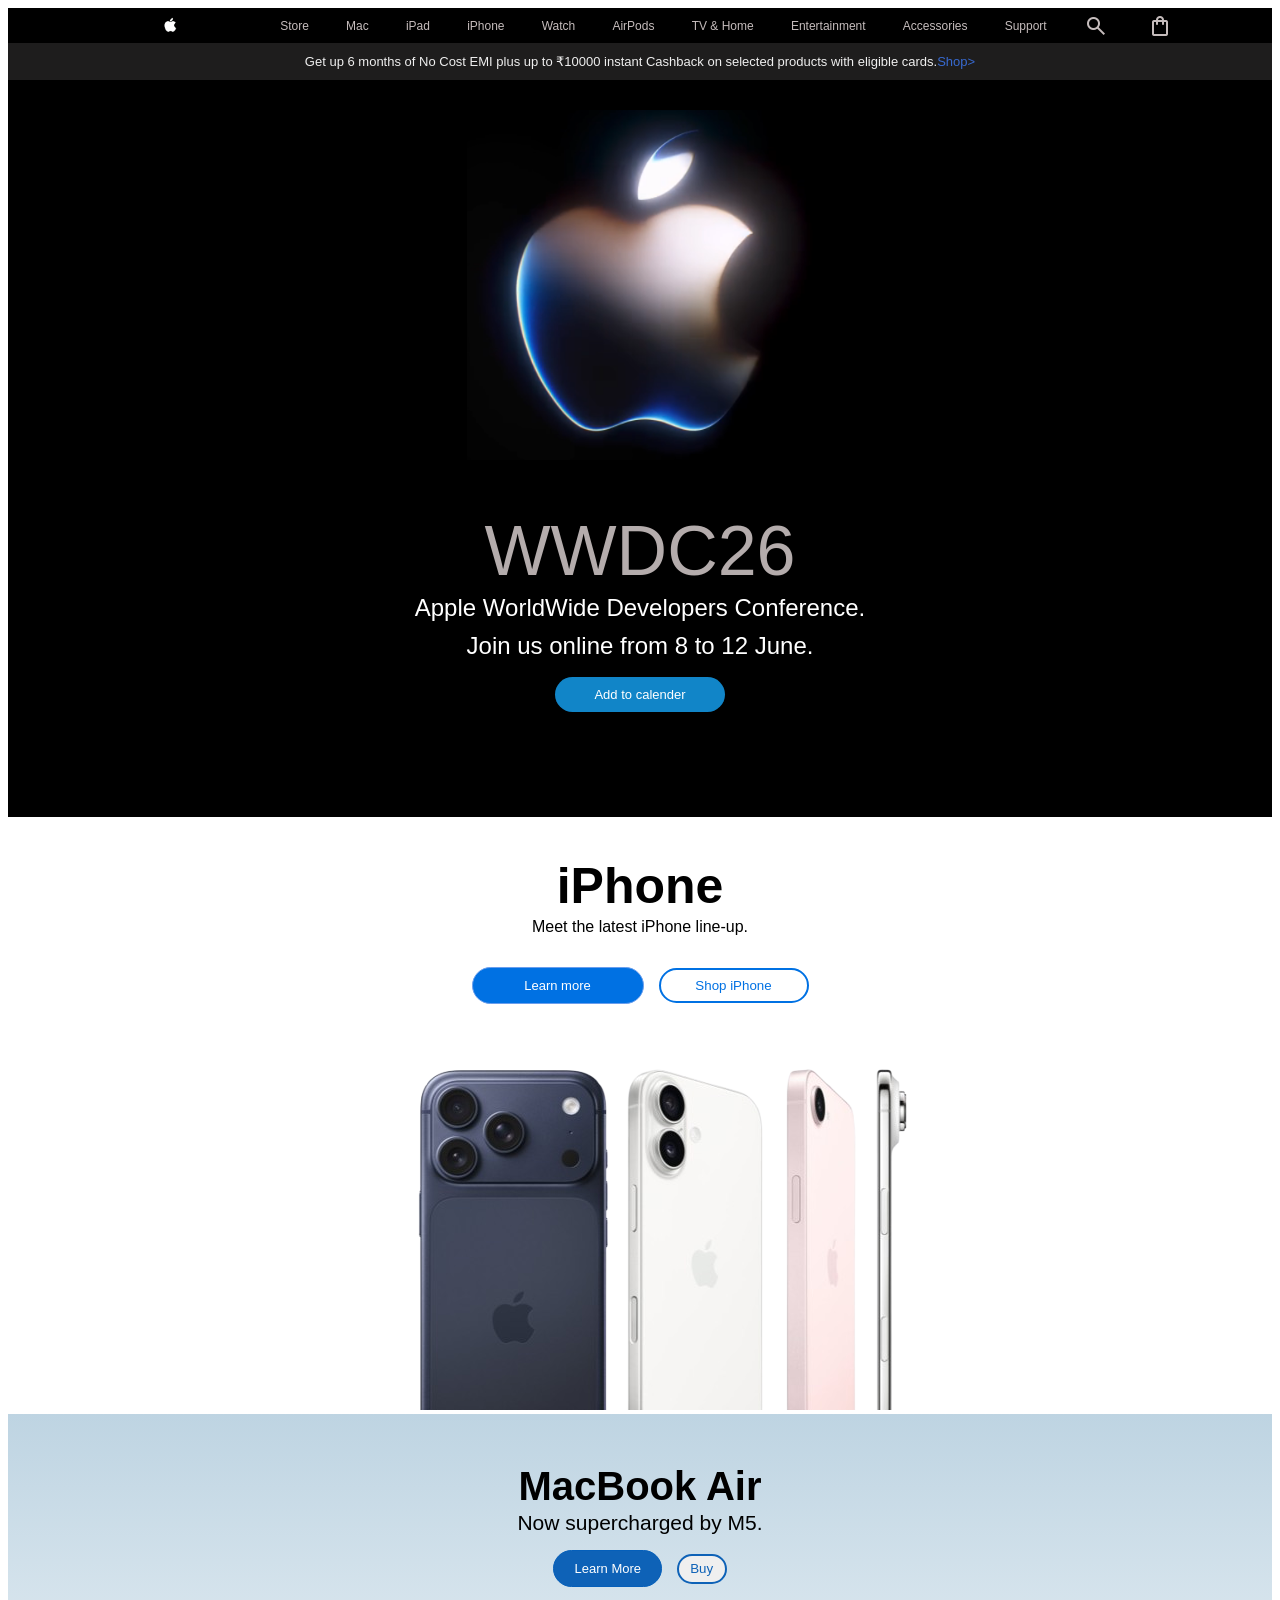
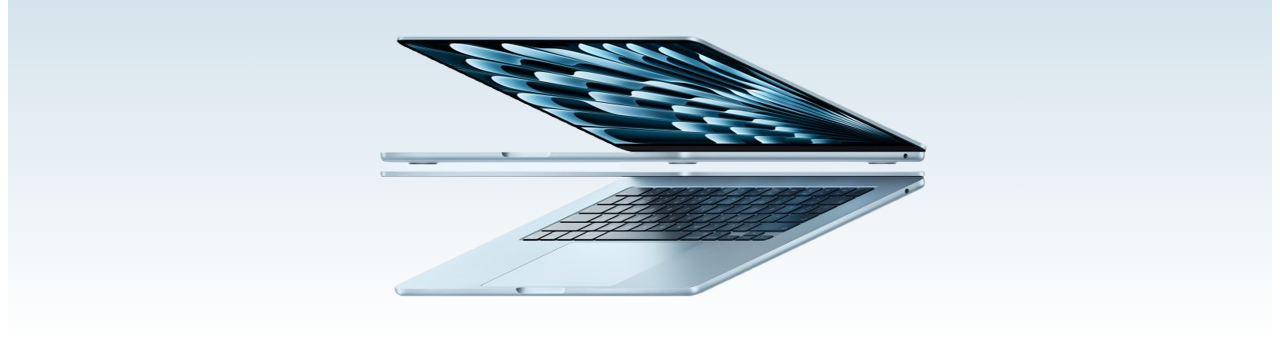
<file: index.html>
<!DOCTYPE html>
<html lang="en">

<head>
    <meta charset="UTF-8">
    <meta name="viewport" content="width=device-width, initial-scale=1.0">
    <title>Document</title>
    <link rel="stylesheet" href="css/style.css">
    <link rel="stylesheet"
        href="https://fonts.googleapis.com/css2?family=Material+Symbols+Outlined:opsz,wght,FILL,GRAD@20..48,100..700,0..1,-50..200" />

</head>

<body>
    <div class="nav">
        <div class="logo"><img src="assets/images/download.png" height="25px" width="25px"></div>
        <div class="services">
            <ul>
                <li>Store</li>
                <li>Mac</li>
                <li>iPad</li>
                <li>iPhone</li>
                <li>Watch</li>
                <li>AirPods</li>
                <li>TV & Home</li>
                <li>Entertainment</li>
                <li>Accessories</li>
                <li>Support</li>
            </ul>
        </div>
        <div class="search">
            <span class="material-symbols-outlined">
         search
            </span>
        </div>
        <div class="cart">
            <!-- <img src="cart-6930472_1280.png" height="20px" width="20px"  alt=""> -->
            <span class="material-symbols-outlined">
                shopping_bag
            </span>
        </div>
    </div>
    <div class="banner-main">
        <div class="banner">
        <P>Get up 6 months of No Cost EMI plus up to ₹10000 instant Cashback on selected products 
            with eligible cards.<span>Shop></span></P>
    </div>
    </div>
     <div class="image-logo">
        <img src="assets/images/Screenshot.png" width="200px"  alt="Apple-Logo">
        <div class="image-text">
            <h1>WWDC26</h1>
            <p>Apple WorldWide Developers Conference.</p>
            <p>Join us online from 8 to 12 June.</p>
            <a href="" class="button">Add to calender</a>
        </div>
     </div>
<div class="hero-section">
    <h1>iPhone</h1>
    <p>Meet the latest iPhone line-up.</p>
    <div class="input">
    <a href="#" class="button">Learn more</a>
    <button>Shop iPhone</button>
    </div>
<div class="image-showcase">
    <img src="assets/images/screenshot-showcase.png" alt="image">
</div>
</div>
   <div class="macbook">
    <h1>MacBook Air</h1>
    <p>Now supercharged by M5.</p>
    <div class="book-input">
    <a href="#" class="button">Learn More</a>
    <button>Buy</button>
    </div>
    <div class="image-macbook">
        <img src="/assets/images/macbook.png" alt="">
    </div>
   </div>
</body>
</html>
</file>
<file: css/style.css>
body{
    box-sizing: border-box;
}
.nav{
    height: 35px;
    background-color: rgb(0, 0, 0);
    display: flex;
    color: rgb(197, 188, 188);
    padding-left: 100px;
    padding-right: 100px;
  font-size: 12px;
  font-family: sans-serif;
}
.nav ul li{
    display: flex;
    gap: 10px;
}
.logo{
    display: flex;
    /* height: 40px; */
    justify-content: center;
    align-items: center;
    padding-left: 50px;
    padding-right: 20px;

}
.services{
    flex: 1;
    display: flex;
    justify-content: center;
    align-items: center;
}
.services ul{
    display: flex;
    width: 100%;
    justify-content: space-evenly;
    align-items: center;
    list-style-type: none;
}
.search{
    display: flex;
    justify-content: center;
    align-items: center;
    color: rgb(197, 188, 188);
}
.cart{
    background-color: rgba(0, 0, 0, 0.075);
   color: rgb(197, 188, 188);
    display: flex;
     justify-content: center;
    align-items: center;
    padding-left: 40px;
}
.services li:hover{
   text-decoration: underline;
   cursor: pointer;
   transition-duration: 2s;
}
.banner{
      width: 100%;
      height: 37px;
      display: flex;
      justify-content: center;
      align-items: center;
    background-color: rgba(19, 18, 18, 0.952);
    padding-top: px;
}
.banner{
    width: 100%;
    font-size: 13px;
}

.banner p{
    color: rgba(255, 255, 255, 0.929);
    margin: 5px;
    text-align: center;
    font-family: sans-serif;
}
.banner span{
    text-align: center;
    color: rgba(57, 111, 220, 0.941);   
}
.image-logo{
    background-color: black;
    
}
.image-logo img{
    height: 350px;
    width: 100%;
    object-fit:scale-down; 
    object-position: top;
    padding-top: 30px;
}
.image-text{
     font-family: sans-serif;
     text-align: center;
     padding-bottom: 100px;
}
.image-text h1{
    color: rgb(180, 172, 172);
    font-size: 70px;
    font-family: sans-serif;
    font-weight: lighter;
    margin-bottom: 3px;

}
.image-text p{
    color: rgb(142, 136, 136);
    font-size: 24px;
    font-family: sans-serif;
    margin-top: 1px;
    margin-bottom: 3px;
}
.image-text p{
    color: white;
    font-size: 24px;
    font-family: sans-serif;
    margin-top: 1px;
    margin-bottom: 10px;
}
 /* .image-text h1,.image-text p{
    margin: 20px;
 } */
.button{
    width: 150px;
    height: 15px;
    text-align: center;
    padding: 10px;
    display: inline-block;
    background-color:rgba(19, 143, 215, 0.932);
    color: white;
    text-decoration: none;
    border-radius: 20px;
    margin-top: 7px;
    margin-bottom: 5px;
    font-size: small;
}
.image-logo img{
    animation: zoom 3s infinite alternate;
}

@keyframes zoom{
    from{
        transform: scale(1);
    }
    to{
        transform: scale(1.05);
    }
}


 /* .hero-section{
    min-height: 100vh;
    background-color: white;
    justify-content: center;
    text-align: center;
    align-items: center;
 }
 .hero-section h1{
    font-weight: bold;
    text-align: center;
    font-size:60px;
    color: #1d1d1f;
 }
.hero-section p{
    font-size: 30px;
    margin-top:20px;
 }
 .buttons{
    justify-content: center;
    border-radius: 50px;
    gap: 15px; */
.hero-section{
   text-align: center;
   font-family: sans-serif; 
}
.hero-section h1{
    margin-top: 40px;
    font-size: 50px;
}
.hero-section p{
    margin-top: -30px ;
}
.input{
    display: flex;
    justify-content: center;
    gap: 15px;
    margin-top: 24px;
    margin-bottom: 24px;
}
.input .button{
    background-color:#0071e3 ;
    border:1px solid rgb(106, 158, 237);
    color: white;
}
.input button{
    width: 150px;
    height: 35px;
    background-color: transparent;
    margin-top: 8px;
    color: #0071e3;
    border: 2px solid #0071e3;
    border-radius: 20px;
}
@media(max-width:768px){
   .hero-section h1{
    font-size:40px;
   }
   .hero-section p{
    font-size:20px;
   }
}
.macbook{
    display: flex;
    flex-direction:column;
    align-items: center;
    justify-content: center;
    text-align: center;
    background: linear-gradient(180deg, #bed4e2 0%, #ffffff 100%);
    font-family: sans-serif;
}
.macbook h1{
    font-size: 40px;
    margin-top: 50px;
}
.macbook p{
    font-size: 21px;
    margin-top: -25px;
}
.book-input{
     margin-top: -13px;
}
.book-input .button{
    width: 87px;
    padding: 10px;
    border: 1px solid  #055fba;
    background-color: #0e62b7;
}
.book-input button{
    width: 50px;
    height: 30px;
    border: 2px solid #0e62b7;
    border-radius: 60px;
    color: #0e62b7;
    margin-left: 10px;
}
.image-macbook{
    
}
</file>
